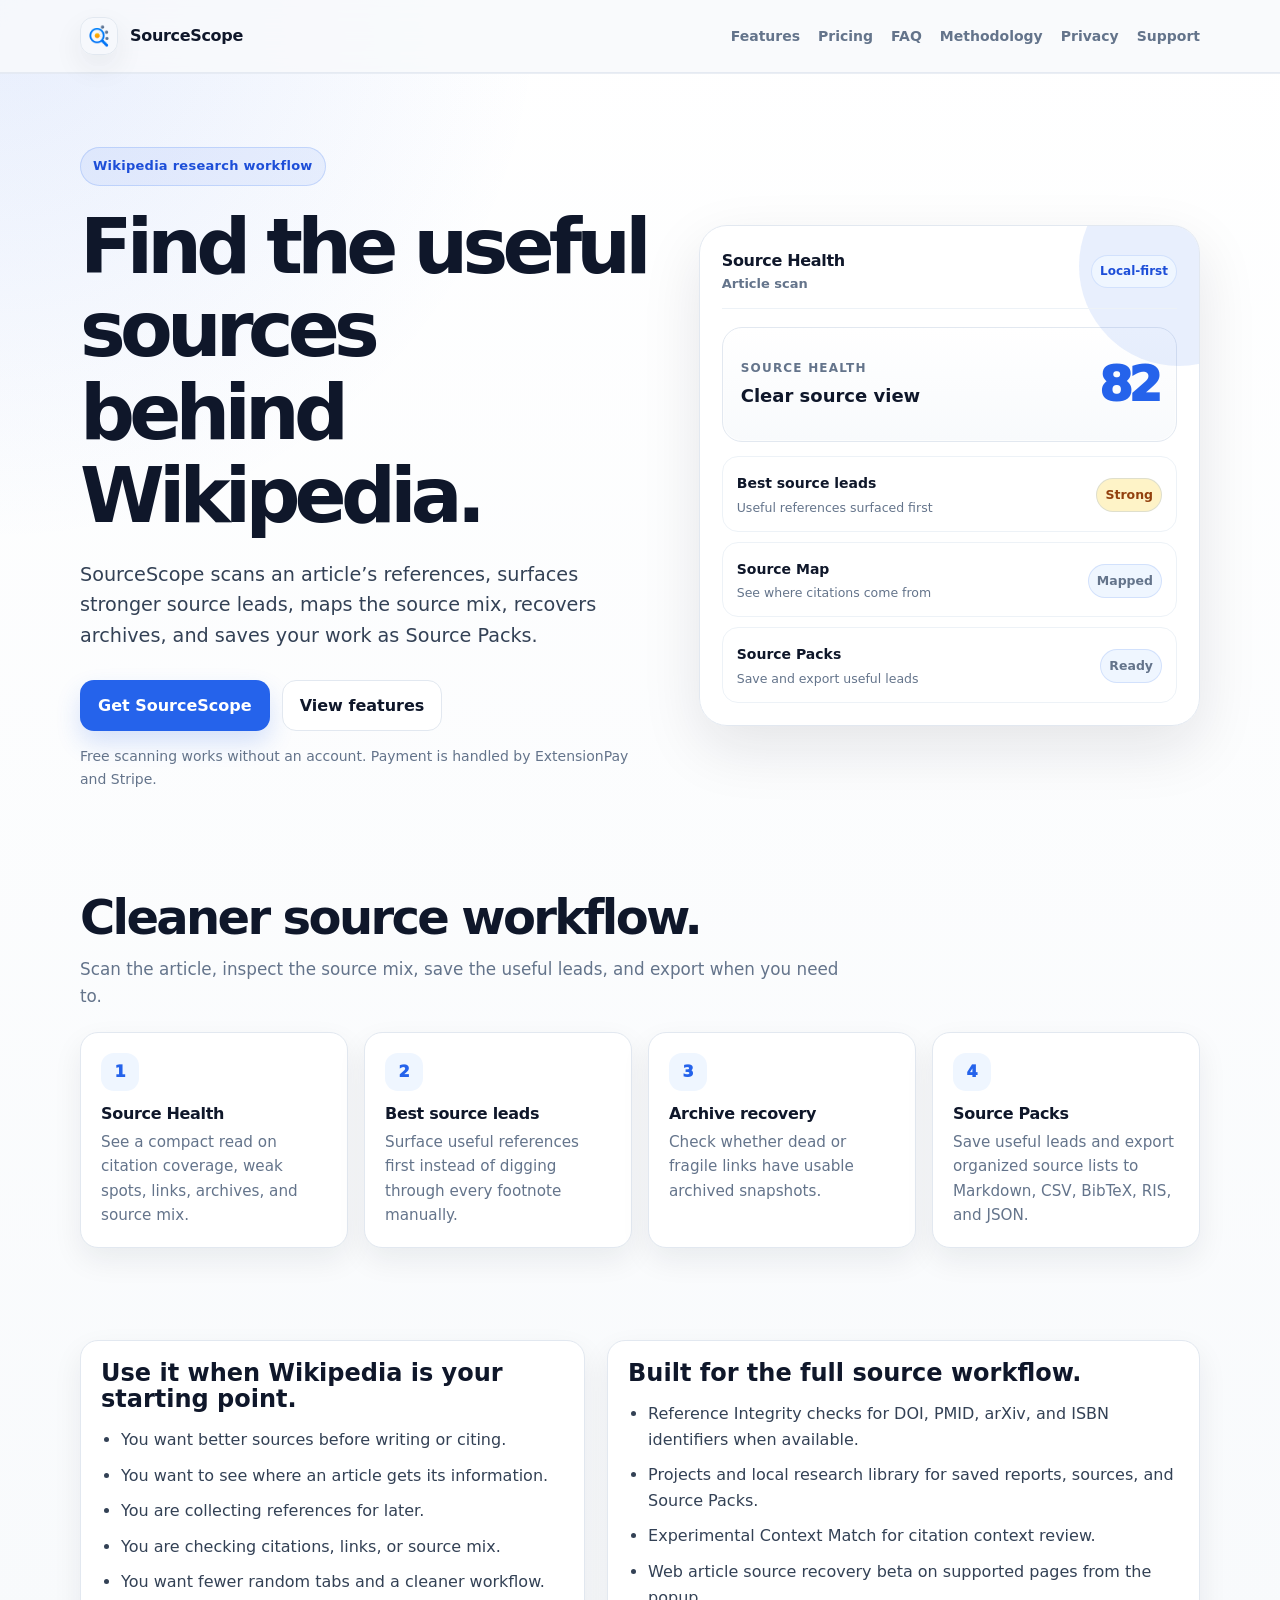
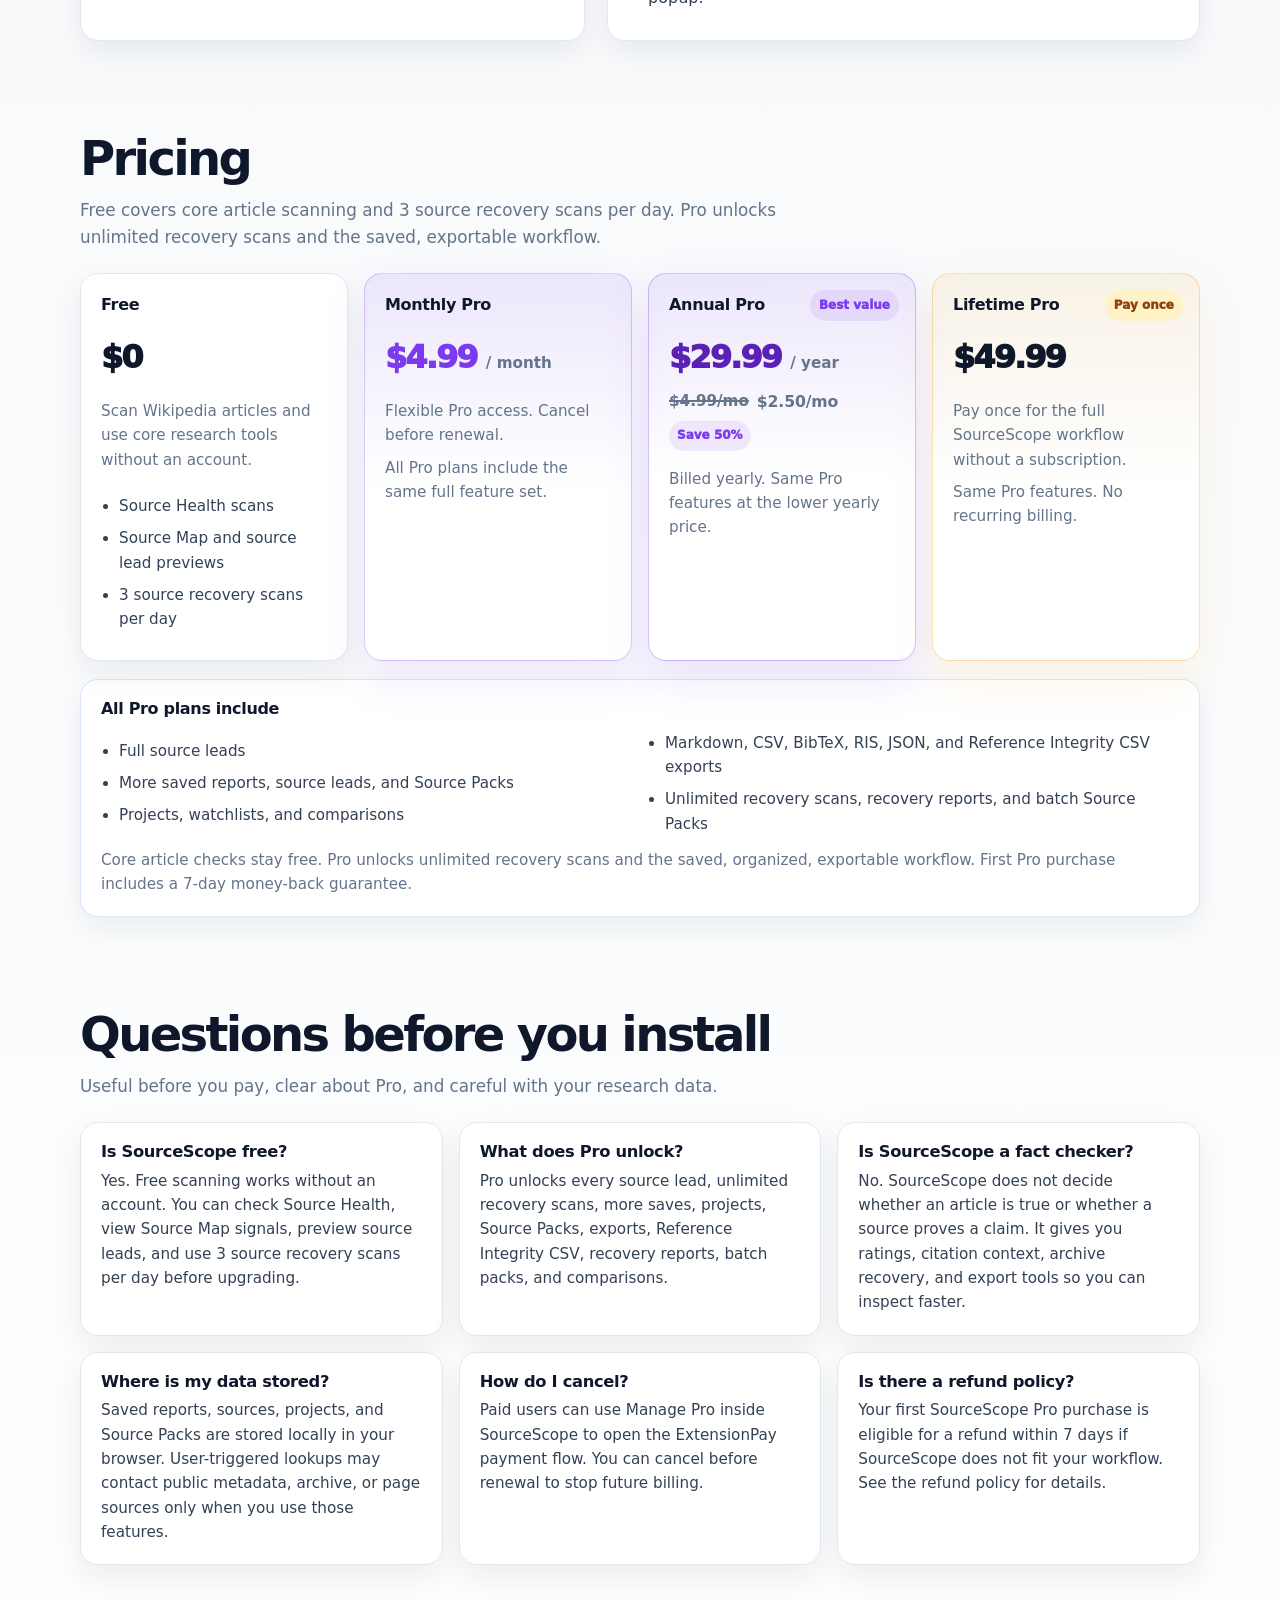
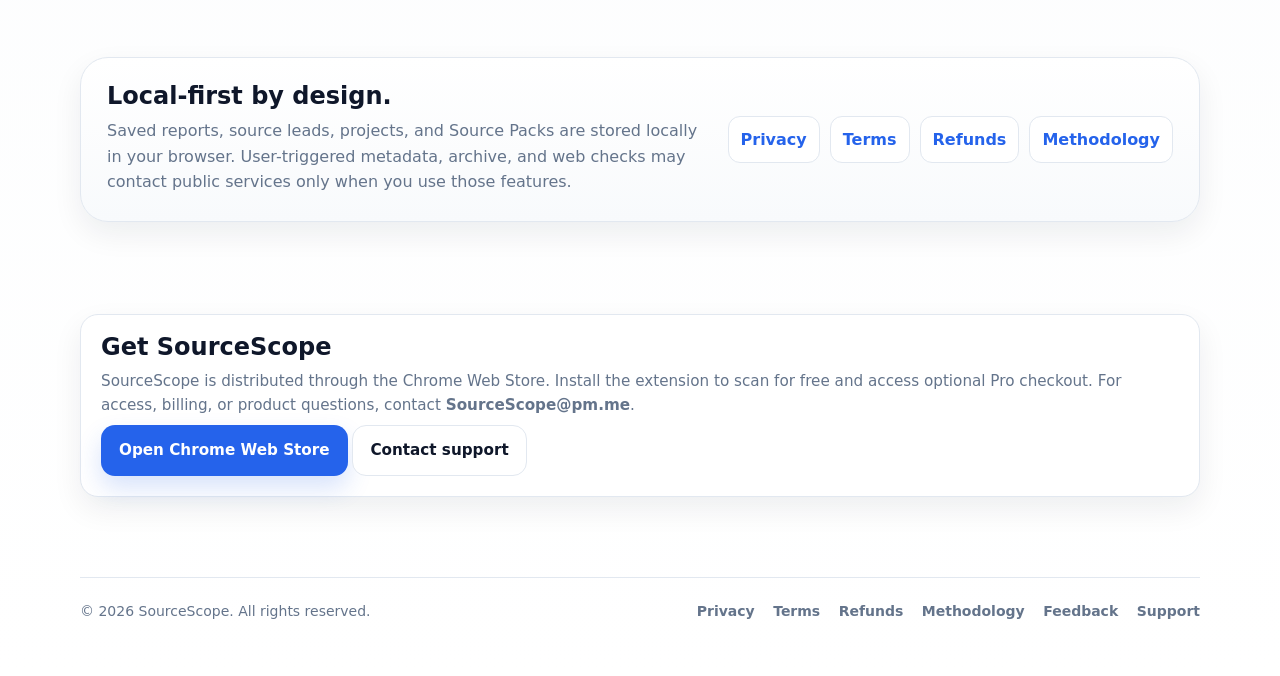
<file: index.html>
<!doctype html>
<html lang="en">
<head>
  <meta charset="utf-8">
  <meta name="viewport" content="width=device-width, initial-scale=1">
  <title>SourceScope — Find Useful Sources Behind Wikipedia</title>
  <meta name="description" content="Find useful sources behind Wikipedia. Review Source Health, Source Map, source leads, archives, and Source Packs.">

  <link rel="icon" href="favicon.ico" sizes="any">
  <link rel="icon" href="favicon.png" type="image/png">
  <link rel="apple-touch-icon" href="apple-touch-icon.png">

  <meta property="og:type" content="website">
  <meta property="og:url" content="https://sourcescopeapp.github.io/">
  <meta property="og:title" content="SourceScope — Find Useful Sources Behind Wikipedia">
  <meta property="og:description" content="Find useful sources behind Wikipedia. Review Source Health, Source Map, source leads, archives, and Source Packs.">
  <meta property="og:image" content="https://sourcescopeapp.github.io/og-image.png">
  <meta name="twitter:card" content="summary_large_image">
  <meta name="twitter:title" content="SourceScope — Find Useful Sources Behind Wikipedia">
  <meta name="twitter:description" content="Find useful sources behind Wikipedia. Review Source Health, Source Map, source leads, archives, and Source Packs.">
  <meta name="twitter:image" content="https://sourcescopeapp.github.io/og-image.png">
  <link rel="stylesheet" href="styles.css">
</head>
<body>
  <header class="nav">
    <div class="container nav-inner">
      <a class="brand" href="index.html" aria-label="SourceScope home">
        <span class="brand-mark" aria-hidden="true"></span>
        <span>SourceScope</span>
      </a>
      <nav class="nav-links" aria-label="Primary navigation">
        <a href="#features">Features</a>
        <a href="#pricing">Pricing</a>
        <a href="#faq">FAQ</a>
        <a href="methodology.html">Methodology</a>
        <a href="#privacy">Privacy</a>
        <a href="mailto:SourceScope@pm.me">Support</a>
      </nav>
    </div>
  </header>

  <main>
    <section class="hero">
      <div class="container hero-grid">
        <div>
          <div class="eyebrow">Wikipedia research workflow</div>
          <h1>Find the useful sources behind Wikipedia.</h1>
          <p class="lede">
            SourceScope scans an article’s references, surfaces stronger source leads, maps the source mix,
            recovers archives, and saves your work as Source Packs.
          </p>
          <div class="hero-actions">
            <a class="button button-primary" href="https://chromewebstore.google.com/detail/ijpdkbiajonpankadbcofhgbnjipican" target="_blank" rel="noopener noreferrer">Get SourceScope</a>
            <a class="button button-secondary" href="#features">View features</a>
          </div>
          <p class="note">Free scanning works without an account. Payment is handled by ExtensionPay and Stripe.</p>
        </div>

        <div class="product-card" aria-label="SourceScope interface preview">
          <div class="preview-toolbar">
            <div>
              <div class="preview-title">Source Health</div>
              <div class="preview-subtitle">Article scan</div>
            </div>
            <span class="badge">Local-first</span>
          </div>
          <div class="score-box">
            <div>
              <div class="score-label">Source Health</div>
              <div class="score-text">Clear source view</div>
            </div>
            <div class="score-number">82</div>
          </div>
          <div class="source-list">
            <div class="source-row">
              <div><strong>Best source leads</strong><span>Useful references surfaced first</span></div>
              <span class="badge gold">Strong</span>
            </div>
            <div class="source-row">
              <div><strong>Source Map</strong><span>See where citations come from</span></div>
              <span class="badge">Mapped</span>
            </div>
            <div class="source-row">
              <div><strong>Source Packs</strong><span>Save and export useful leads</span></div>
              <span class="badge">Ready</span>
            </div>
          </div>
        </div>
      </div>
    </section>

    <section id="features">
      <div class="container">
        <div class="section-head">
          <h2>Cleaner source workflow.</h2>
          <p>Scan the article, inspect the source mix, save the useful leads, and export when you need to.</p>
        </div>
        <div class="grid">
          <article class="card">
            <div class="card-icon">1</div>
            <h3>Source Health</h3>
            <p>See a compact read on citation coverage, weak spots, links, archives, and source mix.</p>
          </article>
          <article class="card">
            <div class="card-icon">2</div>
            <h3>Best source leads</h3>
            <p>Surface useful references first instead of digging through every footnote manually.</p>
          </article>
          <article class="card">
            <div class="card-icon">3</div>
            <h3>Archive recovery</h3>
            <p>Check whether dead or fragile links have usable archived snapshots.</p>
          </article>
          <article class="card">
            <div class="card-icon">4</div>
            <h3>Source Packs</h3>
            <p>Save useful leads and export organized source lists to Markdown, CSV, BibTeX, RIS, and JSON.</p>
          </article>
        </div>
      </div>
    </section>

    <section>
      <div class="container split">
        <article class="card bullet-card">
          <h2>Use it when Wikipedia is your starting point.</h2>
          <ul>
            <li>You want better sources before writing or citing.</li>
            <li>You want to see where an article gets its information.</li>
            <li>You are collecting references for later.</li>
            <li>You are checking citations, links, or source mix.</li>
            <li>You want fewer random tabs and a cleaner workflow.</li>
          </ul>
        </article>
        <article class="card bullet-card">
          <h2>Built for the full source workflow.</h2>
          <ul>
            <li>Reference Integrity checks for DOI, PMID, arXiv, and ISBN identifiers when available.</li>
            <li>Projects and local research library for saved reports, sources, and Source Packs.</li>
            <li>Experimental Context Match for citation context review.</li>
            <li>Web article source recovery beta on supported pages from the popup.</li>
          </ul>
        </article>
      </div>
    </section>

    <section id="pricing">
      <div class="container">
        <div class="section-head">
          <h2>Pricing</h2>
          <p>Free covers core article scanning and 3 source recovery scans per day. Pro unlocks unlimited recovery scans and the saved, exportable workflow.</p>
        </div>
        <div class="grid pricing">
          <article class="card pricing-card">
            <div class="plan-card-head">
              <h3>Free</h3>
            </div>
            <div class="price">$0</div>
            <p>Scan Wikipedia articles and use core research tools without an account.</p>
            <ul class="feature-list">
              <li>Source Health scans</li>
              <li>Source Map and source lead previews</li>
              <li>3 source recovery scans per day</li>
            </ul>
          </article>
          <article class="card pricing-card pro-card">
            <div class="plan-card-head">
              <h3>Monthly Pro</h3>
            </div>
            <div class="price">$4.99 <span>/ month</span></div>
            <p>Flexible Pro access. Cancel before renewal.</p>
            <p class="plan-note">All Pro plans include the same full feature set.</p>
          </article>
          <article class="card pricing-card featured">
            <div class="plan-card-head">
              <h3>Annual Pro</h3>
              <div class="plan-badge value">Best value</div>
            </div>
            <div class="price">$29.99 <span>/ year</span></div>
            <p class="price-savings annual-value-row"><del>$4.99/mo</del><strong>$2.50/mo</strong><b>Save 50%</b></p>
            <p>Billed yearly. Same Pro features at the lower yearly price.</p>
          </article>
          <article class="card pricing-card lifetime-card">
            <div class="plan-card-head">
              <h3>Lifetime Pro</h3>
              <div class="plan-badge subtle">Pay once</div>
            </div>
            <div class="price">$49.99</div>
            <p>Pay once for the full SourceScope workflow without a subscription.</p>
            <p class="plan-note">Same Pro features. No recurring billing.</p>
          </article>
        </div>
        <article class="card pro-includes-card">
          <h3>All Pro plans include</h3>
          <ul class="feature-list pro-includes-list">
            <li>Full source leads</li>
            <li>More saved reports, source leads, and Source Packs</li>
            <li>Projects, watchlists, and comparisons</li>
            <li>Markdown, CSV, BibTeX, RIS, JSON, and Reference Integrity CSV exports</li>
            <li>Unlimited recovery scans, recovery reports, and batch Source Packs</li>
          </ul>
          <p class="plan-note">Core article checks stay free. Pro unlocks unlimited recovery scans and the saved, organized, exportable workflow. First Pro purchase includes a 7-day money-back guarantee.</p>
        </article>
      </div>
    </section>

    <section id="faq">
      <div class="container">
        <div class="section-head">
          <h2>Questions before you install</h2>
          <p>Useful before you pay, clear about Pro, and careful with your research data.</p>
        </div>
        <div class="faq-grid">
          <article class="card faq-card">
            <h3>Is SourceScope free?</h3>
            <p>Yes. Free scanning works without an account. You can check Source Health, view Source Map signals, preview source leads, and use 3 source recovery scans per day before upgrading.</p>
          </article>
          <article class="card faq-card">
            <h3>What does Pro unlock?</h3>
            <p>Pro unlocks every source lead, unlimited recovery scans, more saves, projects, Source Packs, exports, Reference Integrity CSV, recovery reports, batch packs, and comparisons.</p>
          </article>
          <article class="card faq-card">
            <h3>Is SourceScope a fact checker?</h3>
            <p>No. SourceScope does not decide whether an article is true or whether a source proves a claim. It gives you ratings, citation context, archive recovery, and export tools so you can inspect faster.</p>
          </article>
          <article class="card faq-card">
            <h3>Where is my data stored?</h3>
            <p>Saved reports, sources, projects, and Source Packs are stored locally in your browser. User-triggered lookups may contact public metadata, archive, or page sources only when you use those features.</p>
          </article>
          <article class="card faq-card">
            <h3>How do I cancel?</h3>
            <p>Paid users can use Manage Pro inside SourceScope to open the ExtensionPay payment flow. You can cancel before renewal to stop future billing.</p>
          </article>
          <article class="card faq-card">
            <h3>Is there a refund policy?</h3>
            <p>Your first SourceScope Pro purchase is eligible for a refund within 7 days if SourceScope does not fit your workflow. See the refund policy for details.</p>
          </article>
        </div>
      </div>
    </section>

    <section id="privacy">
      <div class="container">
        <div class="policy-strip">
          <div>
            <h2>Local-first by design.</h2>
            <p>Saved reports, source leads, projects, and Source Packs are stored locally in your browser. User-triggered metadata, archive, and web checks may contact public services only when you use those features.</p>
          </div>
          <div class="policy-links">
            <a href="privacy.html">Privacy</a>
            <a href="terms.html">Terms</a>
            <a href="refund.html">Refunds</a>
            <a href="methodology.html">Methodology</a>
          </div>
        </div>
      </div>
    </section>

    <section id="install">
      <div class="container">
        <article class="card">
          <h2>Get SourceScope</h2>
          <p>SourceScope is distributed through the Chrome Web Store. Install the extension to scan for free and access optional Pro checkout. For access, billing, or product questions, contact <strong>SourceScope@pm.me</strong>.</p>
          <p class="links-inline"><a class="button button-primary" href="https://chromewebstore.google.com/detail/ijpdkbiajonpankadbcofhgbnjipican" target="_blank" rel="noopener noreferrer">Open Chrome Web Store</a> <a class="button button-secondary" href="mailto:SourceScope@pm.me">Contact support</a></p>
        </article>
      </div>
    </section>
  </main>

  <footer class="footer">
    <div class="container footer-inner">
      <span>© 2026 SourceScope. All rights reserved.</span>
      <span>
        <a href="privacy.html">Privacy</a>
        <a href="terms.html">Terms</a>
        <a href="refund.html">Refunds</a>
        <a href="methodology.html">Methodology</a>
        <a href="feedback.html?source=website&version=website">Feedback</a>
        <a href="mailto:SourceScope@pm.me">Support</a>
      </span>
    </div>
  </footer>
</body>
</html>
</file>
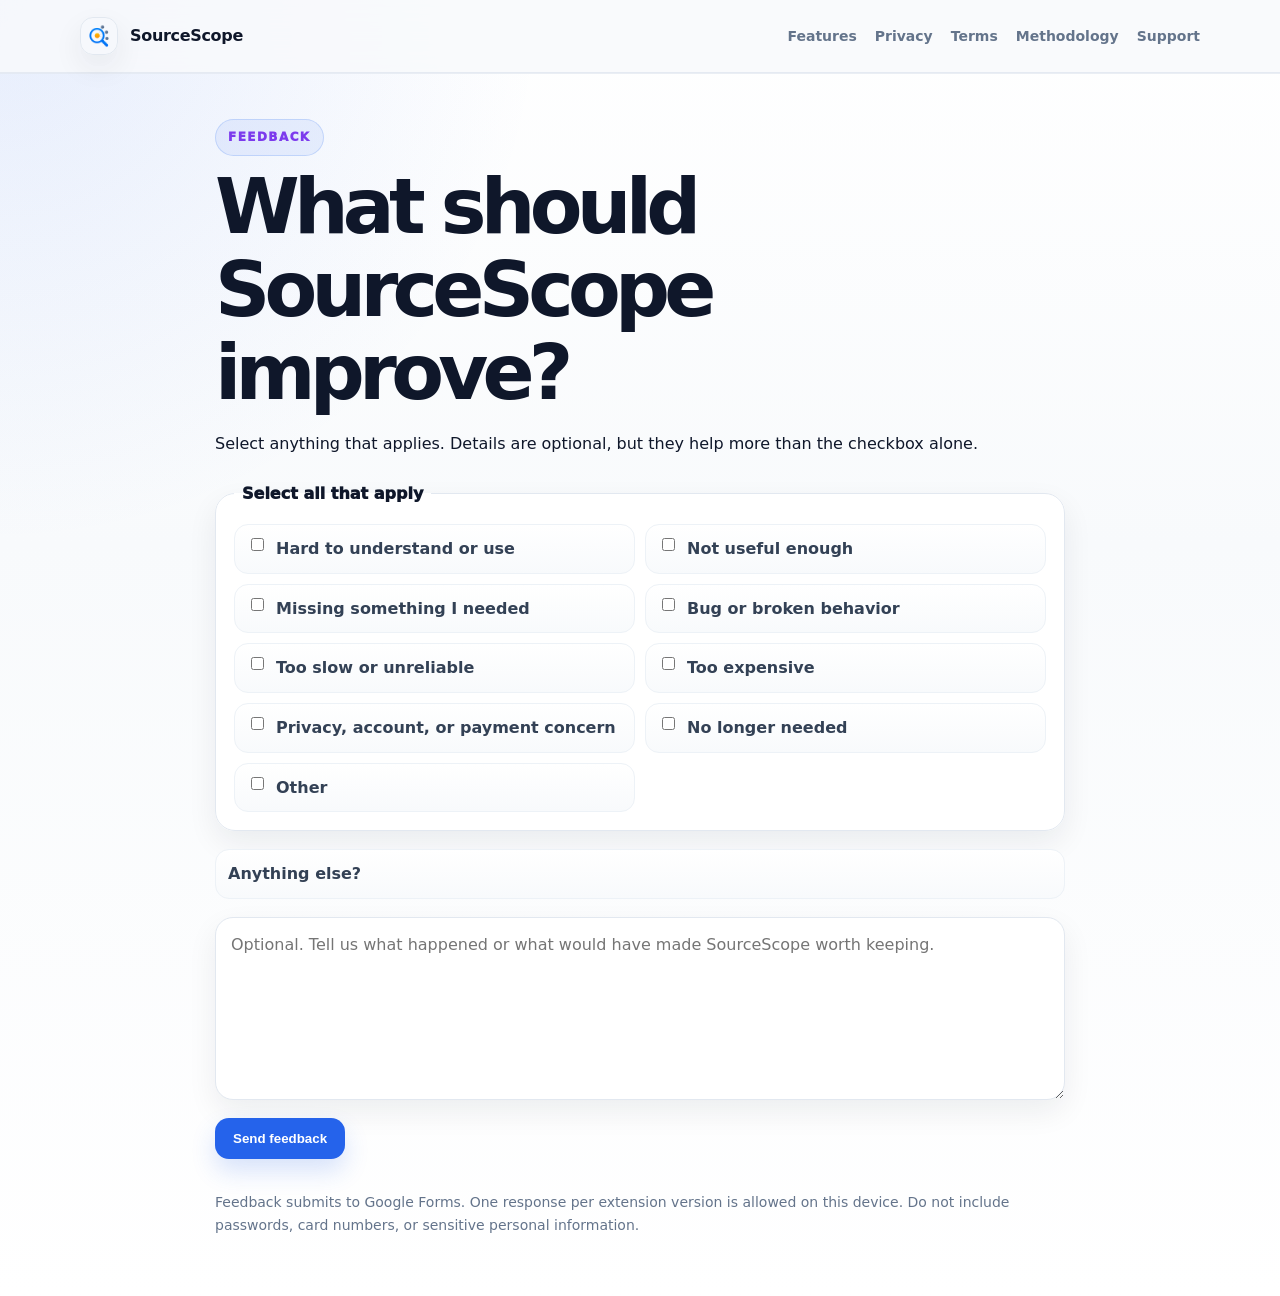
<file: feedback.html>
<!doctype html>
<html lang="en">
<head>
  <meta charset="utf-8">
  <meta name="viewport" content="width=device-width, initial-scale=1">
  <title>Feedback — SourceScope</title>
  <meta name="description" content="Send structured feedback about SourceScope, a Wikipedia research assistant Chrome extension.">

  <link rel="icon" href="favicon.ico" sizes="any">
  <link rel="icon" href="favicon.png" type="image/png">
  <link rel="apple-touch-icon" href="apple-touch-icon.png">
  <link rel="stylesheet" href="styles.css">
</head>
<body>
  <header class="nav">
    <div class="container nav-inner">
      <a class="brand" href="index.html"><span class="brand-mark" aria-hidden="true"></span><span>SourceScope</span></a>
      <nav class="nav-links"><a href="index.html#features">Features</a><a href="privacy.html">Privacy</a><a href="terms.html">Terms</a><a href="methodology.html">Methodology</a><a href="mailto:SourceScope@pm.me">Support</a></nav>
    </div>
  </header>
  <main class="policy-page">
    <section class="container feedback-shell">
      <p class="eyebrow">Feedback</p>
      <h1>What should SourceScope improve?</h1>
      <p>Select anything that applies. Details are optional, but they help more than the checkbox alone.</p>

      <form class="feedback-form" id="feedbackForm">
        <fieldset>
          <legend>Select all that apply</legend>
          <label><input type="checkbox" name="reason" value="Hard to understand or use"> Hard to understand or use</label>
          <label><input type="checkbox" name="reason" value="Not useful enough"> Not useful enough</label>
          <label><input type="checkbox" name="reason" value="Missing something I needed"> Missing something I needed</label>
          <label><input type="checkbox" name="reason" value="Bug or broken behavior"> Bug or broken behavior</label>
          <label><input type="checkbox" name="reason" value="Too slow or unreliable"> Too slow or unreliable</label>
          <label><input type="checkbox" name="reason" value="Too expensive"> Too expensive</label>
          <label><input type="checkbox" name="reason" value="Privacy, account, or payment concern"> Privacy, account, or payment concern</label>
          <label><input type="checkbox" name="reason" value="No longer needed"> No longer needed</label>
          <label><input type="checkbox" name="reason" value="Other"> Other</label>
        </fieldset>

        <label class="feedback-note-label" for="feedbackDetails">Anything else?</label>
        <textarea id="feedbackDetails" name="details" rows="6" placeholder="Optional. Tell us what happened or what would have made SourceScope worth keeping."></textarea>

        <div class="feedback-actions">
          <button class="button button-primary" type="submit" id="sendFeedback">Send feedback</button>
        </div>
        <p class="note" id="feedbackStatus" role="status" aria-live="polite">Feedback submits to Google Forms. One response per extension version is allowed on this device. Do not include passwords, card numbers, or sensitive personal information.</p>
      </form>

      <div class="feedback-success" id="feedbackSuccess" hidden role="status" aria-live="polite">
        <div class="feedback-success-icon" aria-hidden="true">✓</div>
        <h2>Thanks for the feedback.</h2>
        <p>Your response was submitted. You can close this page now.</p>
      </div>
    </section>
  </main>
  <script>
    (() => {
      const GOOGLE_FORM_ACTION = "https://docs.google.com/forms/d/e/1FAIpQLSeYtMSF3zBHbPZK_6yUDxoqyJHWS_e_1YsmQcajkIxokW8c5g/formResponse";
      const REASON_FIELD = "entry.1276645847";
      const DETAILS_FIELD = "entry.871404342";
      const HISTORY_KEY = "sourcescope_feedback_history_v1";

      const form = document.getElementById("feedbackForm");
      const sendButton = document.getElementById("sendFeedback");
      const status = document.getElementById("feedbackStatus");
      const successPanel = document.getElementById("feedbackSuccess");
      const params = new URLSearchParams(window.location.search);
      const source = params.get("source") || "feedback page";
      const version = params.get("version") || "unknown";
      const normalizedVersion = String(version || "unknown").replace(/[^a-zA-Z0-9._-]/g, "_");
      const submittedKey = `sourcescope_feedback_submitted_${normalizedVersion}`;

      function readFeedbackHistory() {
        try {
          return JSON.parse(window.localStorage.getItem(HISTORY_KEY) || "{}");
        } catch (error) {
          return {};
        }
      }

      function writeFeedbackHistory(history) {
        try {
          window.localStorage.setItem(HISTORY_KEY, JSON.stringify(history));
        } catch (error) {
        }
      }

      function markVersionSubmitted() {
        try {
          window.localStorage.setItem(submittedKey, "true");
        } catch (error) {
        }
        const history = readFeedbackHistory();
        history[normalizedVersion] = new Date().toISOString();
        writeFeedbackHistory(history);
      }

      function hasSubmittedForVersion() {
        try {
          if (window.localStorage.getItem(submittedKey) === "true") {
            return true;
          }
        } catch (error) {
        }
        const history = readFeedbackHistory();
        return Boolean(history[normalizedVersion]);
      }

      function getPayload() {
        const reasons = [...form.querySelectorAll('input[name="reason"]:checked')].map((input) => input.value);
        const details = document.getElementById("feedbackDetails").value.trim();
        const metadata = [
          "",
          "--- SourceScope metadata ---",
          `Source: ${source}`,
          `Extension version: ${version}`,
          `Page: ${window.location.href}`,
          `Browser: ${navigator.userAgent}`,
          `Submitted at: ${new Date().toISOString()}`
        ].join("\n");
        return { reasons, details, formDetails: `${details || "No extra details."}${metadata}` };
      }

      function submitToGoogleForm(payload) {
        const data = new URLSearchParams();
        payload.reasons.forEach((reason) => data.append(REASON_FIELD, reason));
        data.append(DETAILS_FIELD, payload.formDetails);

        window.fetch(GOOGLE_FORM_ACTION, {
          method: "POST",
          mode: "no-cors",
          headers: { "Content-Type": "application/x-www-form-urlencoded;charset=UTF-8" },
          body: data.toString(),
          keepalive: true
        }).catch(() => {});
      }

      function setFormDisabled(disabled) {
        [...form.elements].forEach((element) => {
          element.disabled = disabled;
        });
      }

      function showSubmittedState(alreadySubmitted = false) {
        form.hidden = true;
        form.classList.add("is-hidden");
        form.setAttribute("aria-hidden", "true");
        form.style.display = "none";
        successPanel.hidden = false;
        successPanel.style.display = "block";
        if (alreadySubmitted) {
          successPanel.querySelector("h2").textContent = "Feedback already submitted.";
          successPanel.querySelector("p").textContent = `Thanks — this device already submitted feedback for version ${version}.`;
        } else {
          successPanel.querySelector("h2").textContent = "Thanks for the feedback.";
          successPanel.querySelector("p").textContent = "Your response was submitted. You can close this page now.";
        }
        successPanel.scrollIntoView({ behavior: "smooth", block: "start" });
      }

      if (hasSubmittedForVersion()) {
        showSubmittedState(true);
        return;
      }

      let hasSubmitted = false;

      form.addEventListener("submit", (event) => {
        event.preventDefault();
        if (hasSubmitted) {
          return;
        }

        const payload = getPayload();
        if (!payload.reasons.length && !payload.details) {
          status.textContent = "Select at least one option or add a short note.";
          return;
        }

        hasSubmitted = true;
        setFormDisabled(true);
        sendButton.textContent = "Submitted";
        status.textContent = "Feedback submitted.";

        markVersionSubmitted();

        showSubmittedState(false);

        submitToGoogleForm(payload);
      });
    })();
  </script>
</body>
</html>
</file>
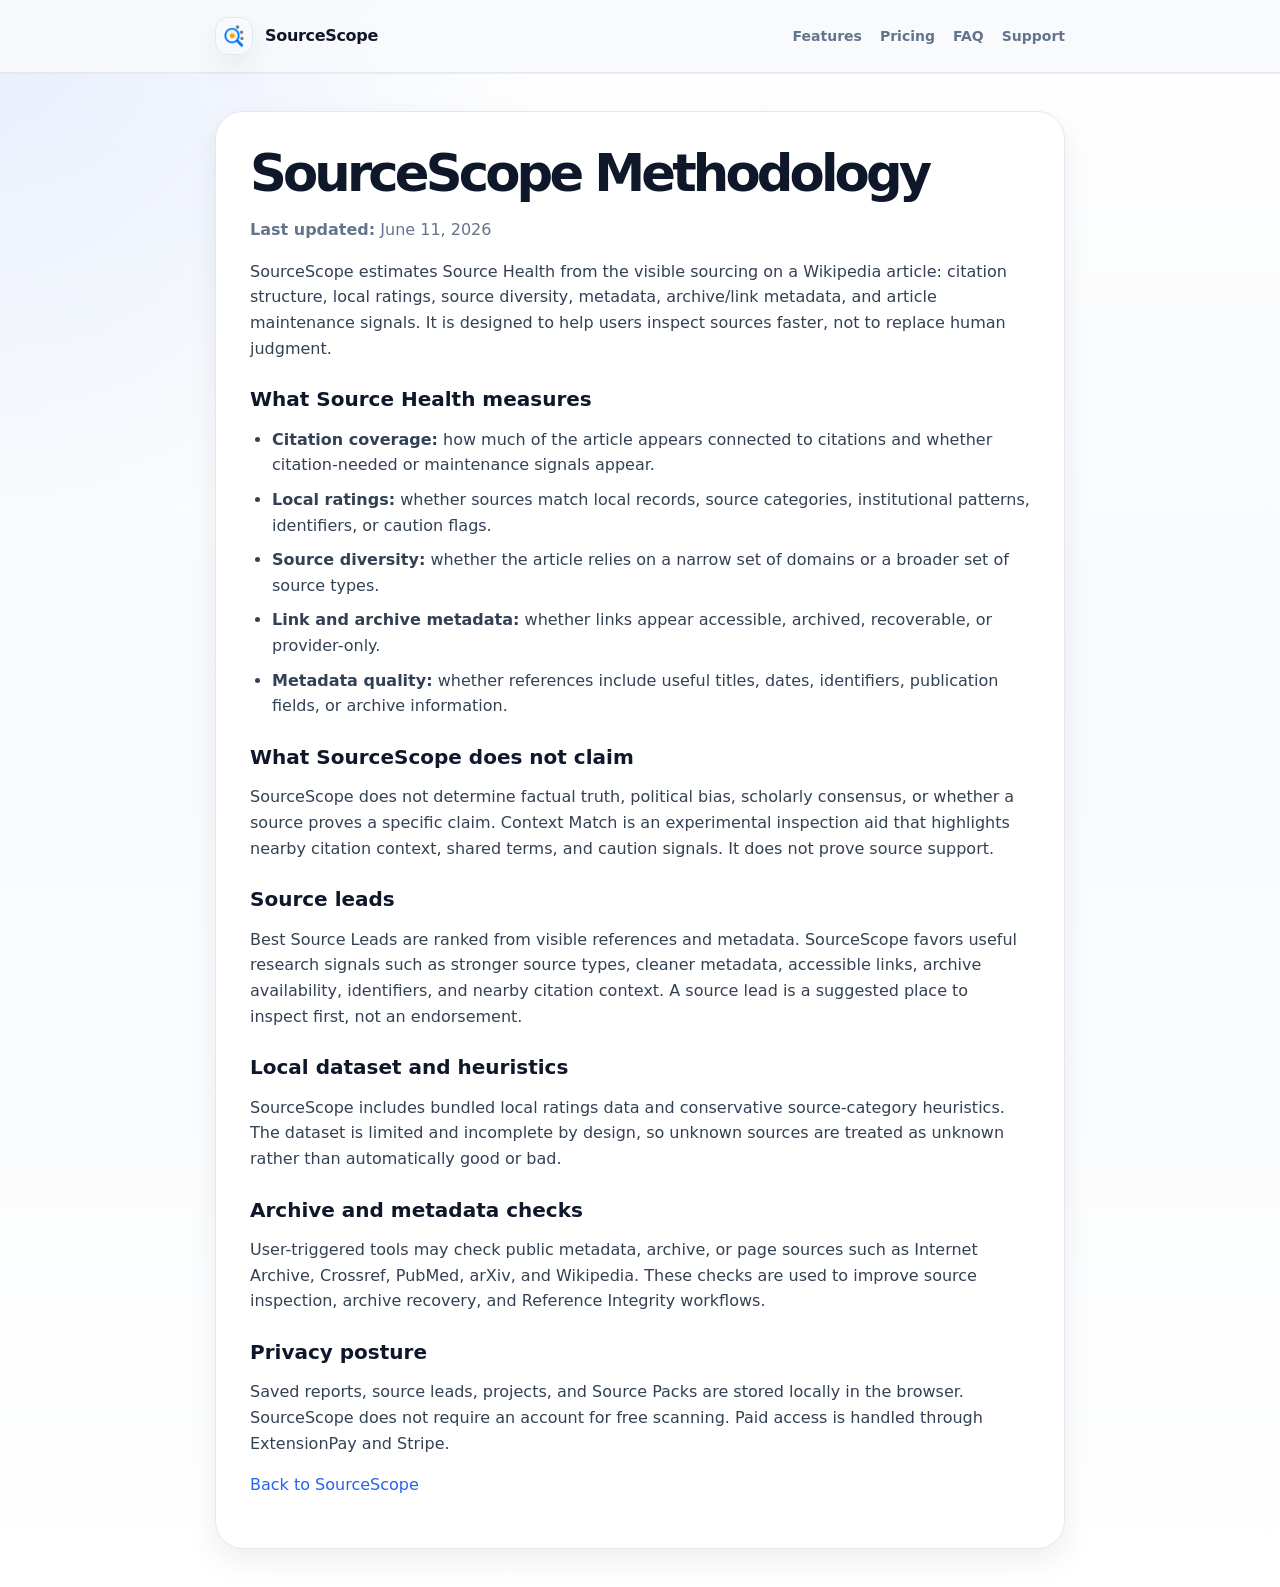
<file: methodology.html>
<!doctype html>
<html lang="en">
<head>
  <meta charset="utf-8">
  <meta name="viewport" content="width=device-width, initial-scale=1">
  <title>Methodology — SourceScope</title>
  <meta name="description" content="How SourceScope estimates Source Health, source leads, citation coverage, and context signals for Wikipedia research workflows.">
  <link rel="icon" href="favicon.ico" sizes="any">
  <link rel="icon" href="favicon.png" type="image/png">
  <link rel="apple-touch-icon" href="apple-touch-icon.png">
  <link rel="stylesheet" href="styles.css">
</head>
<body class="policy-page">
  <header class="nav">
    <div class="container nav-inner">
      <a class="brand" href="index.html"><span class="brand-mark" aria-hidden="true"></span><span>SourceScope</span></a>
      <nav class="nav-links"><a href="index.html#features">Features</a><a href="index.html#pricing">Pricing</a><a href="index.html#faq">FAQ</a><a href="mailto:SourceScope@pm.me">Support</a></nav>
    </div>
  </header>
  <main class="container">
    <article class="policy-article">
      <h1>SourceScope Methodology</h1>
      <p class="muted"><strong>Last updated:</strong> June 11, 2026</p>

      <p>SourceScope estimates Source Health from the visible sourcing on a Wikipedia article: citation structure, local ratings, source diversity, metadata, archive/link metadata, and article maintenance signals. It is designed to help users inspect sources faster, not to replace human judgment.</p>

      <h2>What Source Health measures</h2>
      <ul>
        <li><strong>Citation coverage:</strong> how much of the article appears connected to citations and whether citation-needed or maintenance signals appear.</li>
        <li><strong>Local ratings:</strong> whether sources match local records, source categories, institutional patterns, identifiers, or caution flags.</li>
        <li><strong>Source diversity:</strong> whether the article relies on a narrow set of domains or a broader set of source types.</li>
        <li><strong>Link and archive metadata:</strong> whether links appear accessible, archived, recoverable, or provider-only.</li>
        <li><strong>Metadata quality:</strong> whether references include useful titles, dates, identifiers, publication fields, or archive information.</li>
      </ul>

      <h2>What SourceScope does not claim</h2>
      <p>SourceScope does not determine factual truth, political bias, scholarly consensus, or whether a source proves a specific claim. Context Match is an experimental inspection aid that highlights nearby citation context, shared terms, and caution signals. It does not prove source support.</p>

      <h2>Source leads</h2>
      <p>Best Source Leads are ranked from visible references and metadata. SourceScope favors useful research signals such as stronger source types, cleaner metadata, accessible links, archive availability, identifiers, and nearby citation context. A source lead is a suggested place to inspect first, not an endorsement.</p>

      <h2>Local dataset and heuristics</h2>
      <p>SourceScope includes bundled local ratings data and conservative source-category heuristics. The dataset is limited and incomplete by design, so unknown sources are treated as unknown rather than automatically good or bad.</p>

      <h2>Archive and metadata checks</h2>
      <p>User-triggered tools may check public metadata, archive, or page sources such as Internet Archive, Crossref, PubMed, arXiv, and Wikipedia. These checks are used to improve source inspection, archive recovery, and Reference Integrity workflows.</p>

      <h2>Privacy posture</h2>
      <p>Saved reports, source leads, projects, and Source Packs are stored locally in the browser. SourceScope does not require an account for free scanning. Paid access is handled through ExtensionPay and Stripe.</p>

      <p><a href="index.html">Back to SourceScope</a></p>
    </article>
  </main>
</body>
</html>
</file>
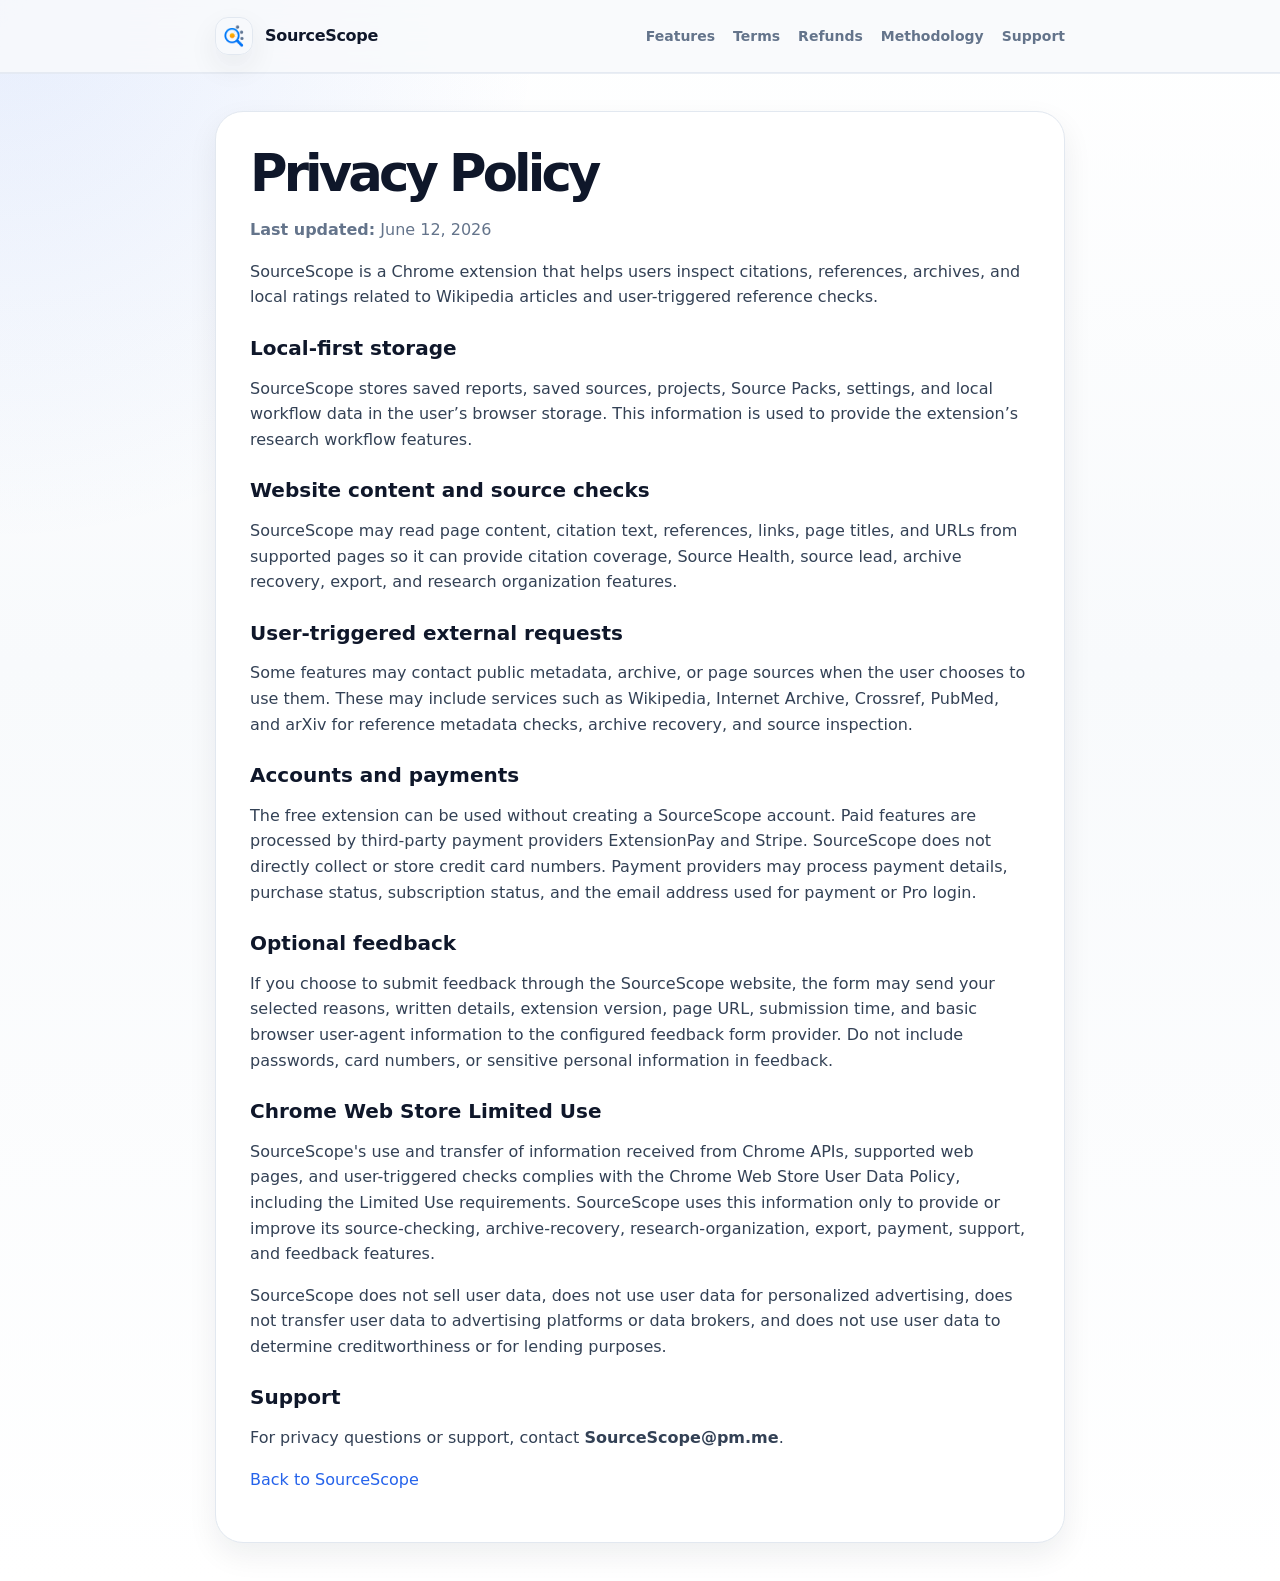
<file: privacy.html>
<!doctype html>
<html lang="en">
<head>
  <meta charset="utf-8">
  <meta name="viewport" content="width=device-width, initial-scale=1">
  <title>Privacy Policy — SourceScope</title>
  <meta name="description" content="Privacy policy for SourceScope, a local-first Wikipedia research assistant Chrome extension.">

  <link rel="icon" href="favicon.ico" sizes="any">
  <link rel="icon" href="favicon.png" type="image/png">
  <link rel="apple-touch-icon" href="apple-touch-icon.png">
  <link rel="stylesheet" href="styles.css">
</head>
<body class="policy-page">
  <header class="nav">
    <div class="container nav-inner">
      <a class="brand" href="index.html"><span class="brand-mark" aria-hidden="true"></span><span>SourceScope</span></a>
      <nav class="nav-links"><a href="index.html#features">Features</a><a href="terms.html">Terms</a><a href="refund.html">Refunds</a><a href="methodology.html">Methodology</a><a href="mailto:SourceScope@pm.me">Support</a></nav>
    </div>
  </header>
  <main class="container">
    <article class="policy-article">
      <h1>Privacy Policy</h1>
      <p class="muted"><strong>Last updated:</strong> June 12, 2026</p>
      <p>SourceScope is a Chrome extension that helps users inspect citations, references, archives, and local ratings related to Wikipedia articles and user-triggered reference checks.</p>
      <h2>Local-first storage</h2>
      <p>SourceScope stores saved reports, saved sources, projects, Source Packs, settings, and local workflow data in the user’s browser storage. This information is used to provide the extension’s research workflow features.</p>
      <h2>Website content and source checks</h2>
      <p>SourceScope may read page content, citation text, references, links, page titles, and URLs from supported pages so it can provide citation coverage, Source Health, source lead, archive recovery, export, and research organization features.</p>
      <h2>User-triggered external requests</h2>
      <p>Some features may contact public metadata, archive, or page sources when the user chooses to use them. These may include services such as Wikipedia, Internet Archive, Crossref, PubMed, and arXiv for reference metadata checks, archive recovery, and source inspection.</p>
      <h2>Accounts and payments</h2>
      <p>The free extension can be used without creating a SourceScope account. Paid features are processed by third-party payment providers ExtensionPay and Stripe. SourceScope does not directly collect or store credit card numbers. Payment providers may process payment details, purchase status, subscription status, and the email address used for payment or Pro login.</p>
      <h2>Optional feedback</h2>
      <p>If you choose to submit feedback through the SourceScope website, the form may send your selected reasons, written details, extension version, page URL, submission time, and basic browser user-agent information to the configured feedback form provider. Do not include passwords, card numbers, or sensitive personal information in feedback.</p>
      <h2>Chrome Web Store Limited Use</h2>
      <p>SourceScope's use and transfer of information received from Chrome APIs, supported web pages, and user-triggered checks complies with the Chrome Web Store User Data Policy, including the Limited Use requirements. SourceScope uses this information only to provide or improve its source-checking, archive-recovery, research-organization, export, payment, support, and feedback features.</p>
      <p>SourceScope does not sell user data, does not use user data for personalized advertising, does not transfer user data to advertising platforms or data brokers, and does not use user data to determine creditworthiness or for lending purposes.</p>
      <h2>Support</h2>
      <p>For privacy questions or support, contact <strong>SourceScope@pm.me</strong>.</p>
      <p><a href="index.html">Back to SourceScope</a></p>
    </article>
  </main>
</body>
</html>
</file>
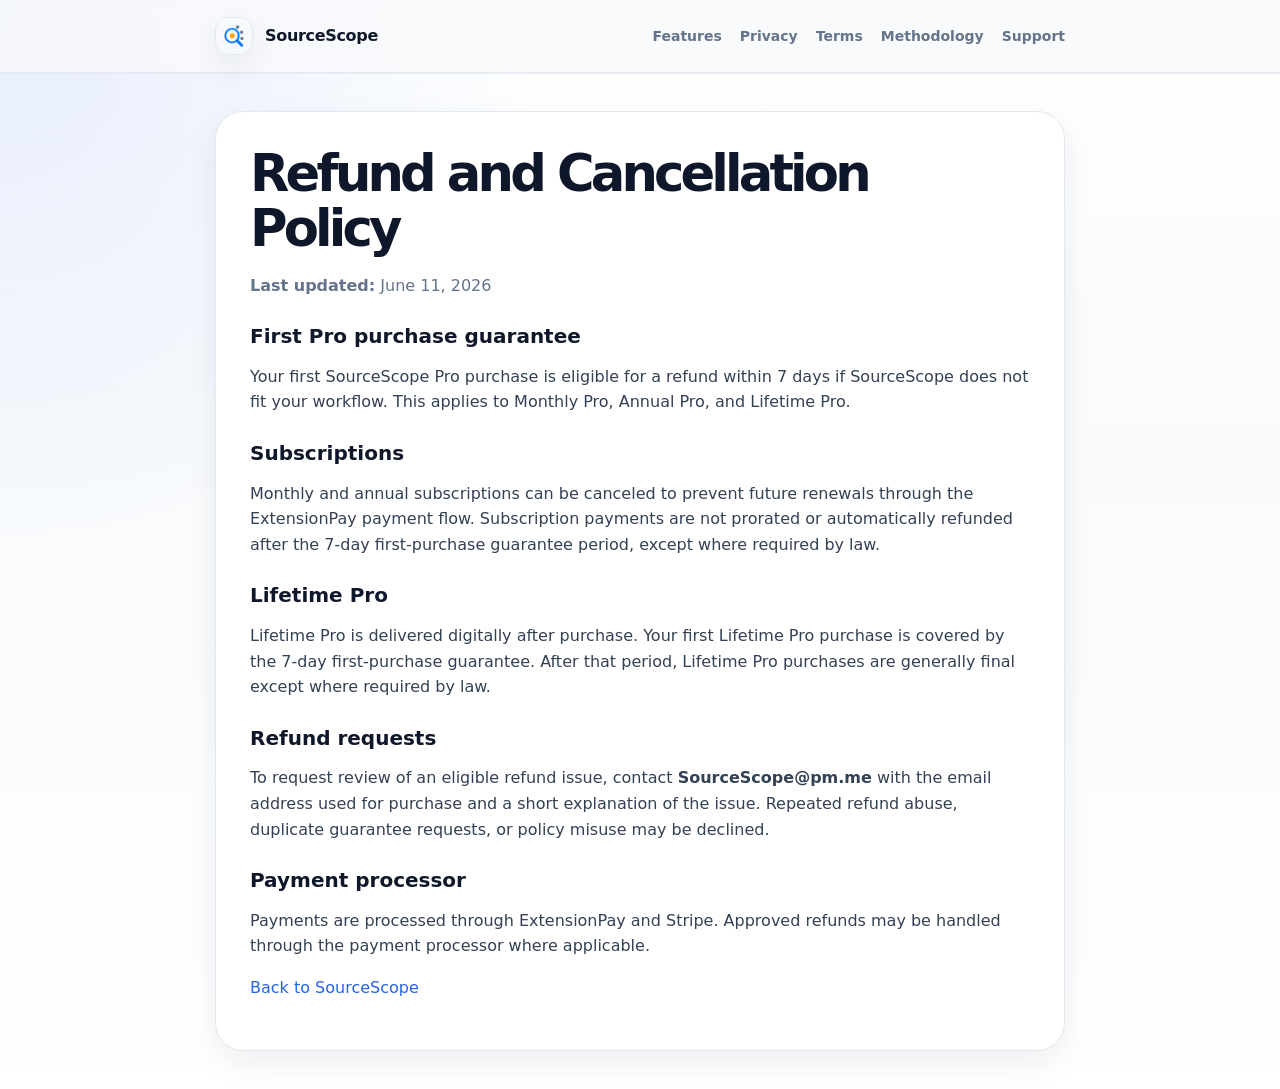
<file: refund.html>
<!doctype html>
<html lang="en">
<head>
  <meta charset="utf-8">
  <meta name="viewport" content="width=device-width, initial-scale=1">
  <title>Refund Policy — SourceScope</title>
  <meta name="description" content="Refund and cancellation policy for SourceScope.">

  <link rel="icon" href="favicon.ico" sizes="any">
  <link rel="icon" href="favicon.png" type="image/png">
  <link rel="apple-touch-icon" href="apple-touch-icon.png">
  <link rel="stylesheet" href="styles.css">
</head>
<body class="policy-page">
  <header class="nav">
    <div class="container nav-inner">
      <a class="brand" href="index.html"><span class="brand-mark" aria-hidden="true"></span><span>SourceScope</span></a>
      <nav class="nav-links"><a href="index.html#features">Features</a><a href="privacy.html">Privacy</a><a href="terms.html">Terms</a><a href="methodology.html">Methodology</a><a href="mailto:SourceScope@pm.me">Support</a></nav>
    </div>
  </header>
  <main class="container">
    <article class="policy-article">
      <h1>Refund and Cancellation Policy</h1>
      <p class="muted"><strong>Last updated:</strong> June 11, 2026</p>
      <h2>First Pro purchase guarantee</h2>
      <p>Your first SourceScope Pro purchase is eligible for a refund within 7 days if SourceScope does not fit your workflow. This applies to Monthly Pro, Annual Pro, and Lifetime Pro.</p>
      <h2>Subscriptions</h2>
      <p>Monthly and annual subscriptions can be canceled to prevent future renewals through the ExtensionPay payment flow. Subscription payments are not prorated or automatically refunded after the 7-day first-purchase guarantee period, except where required by law.</p>
      <h2>Lifetime Pro</h2>
      <p>Lifetime Pro is delivered digitally after purchase. Your first Lifetime Pro purchase is covered by the 7-day first-purchase guarantee. After that period, Lifetime Pro purchases are generally final except where required by law.</p>
      <h2>Refund requests</h2>
      <p>To request review of an eligible refund issue, contact <strong>SourceScope@pm.me</strong> with the email address used for purchase and a short explanation of the issue. Repeated refund abuse, duplicate guarantee requests, or policy misuse may be declined.</p>
      <h2>Payment processor</h2>
      <p>Payments are processed through ExtensionPay and Stripe. Approved refunds may be handled through the payment processor where applicable.</p>
      <p><a href="index.html">Back to SourceScope</a></p>
    </article>
  </main>
</body>
</html>
</file>
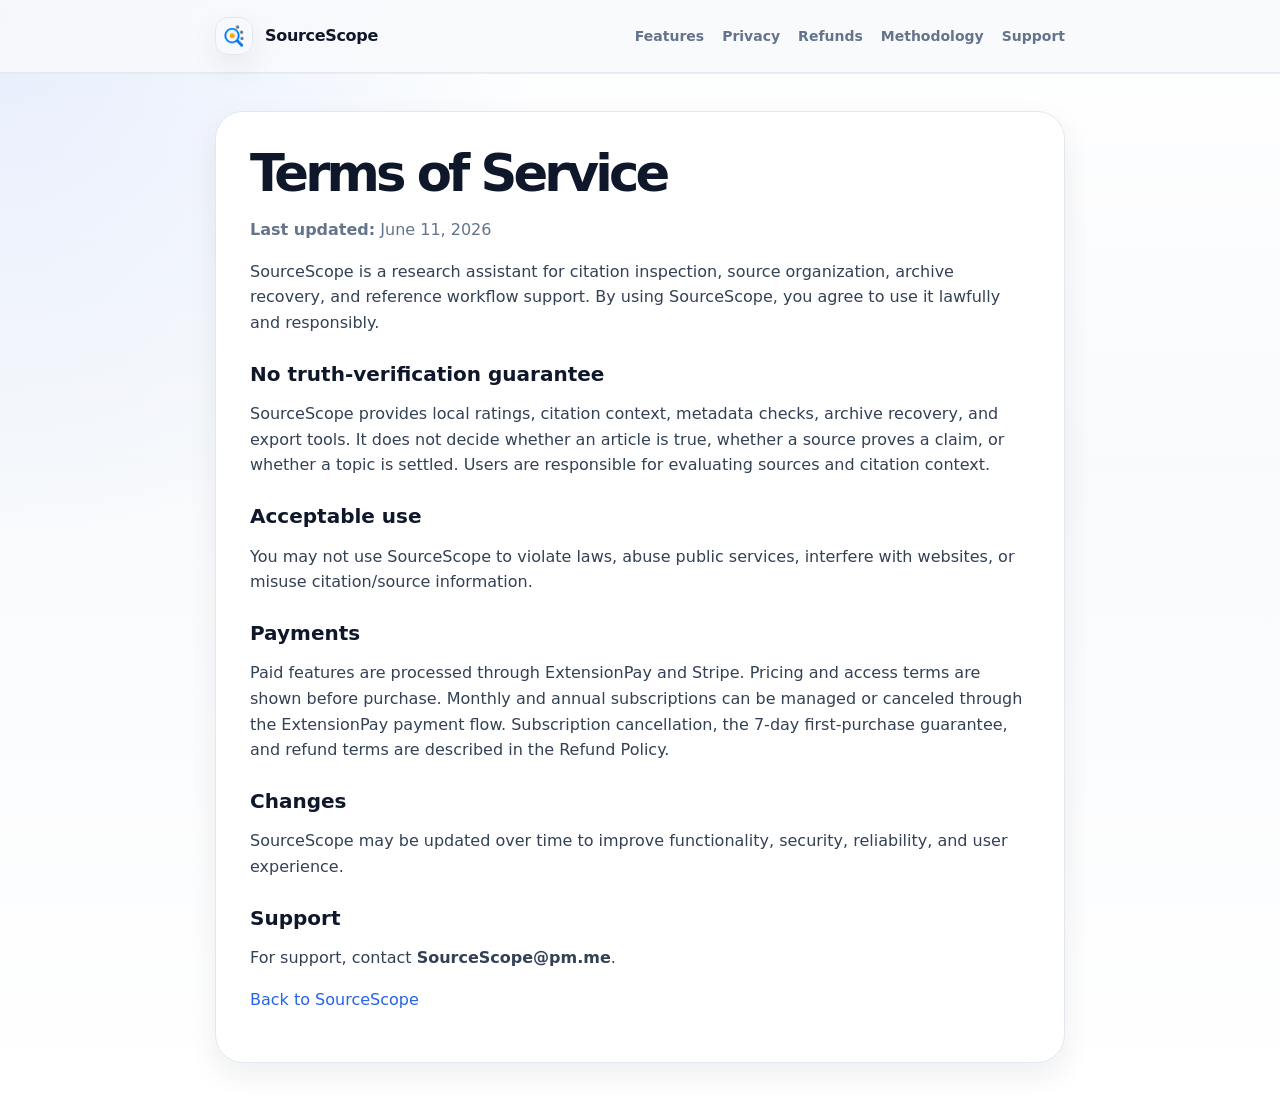
<file: terms.html>
<!doctype html>
<html lang="en">
<head>
  <meta charset="utf-8">
  <meta name="viewport" content="width=device-width, initial-scale=1">
  <title>Terms of Service — SourceScope</title>
  <meta name="description" content="Terms of Service for SourceScope.">

  <link rel="icon" href="favicon.ico" sizes="any">
  <link rel="icon" href="favicon.png" type="image/png">
  <link rel="apple-touch-icon" href="apple-touch-icon.png">
  <link rel="stylesheet" href="styles.css">
</head>
<body class="policy-page">
  <header class="nav">
    <div class="container nav-inner">
      <a class="brand" href="index.html"><span class="brand-mark" aria-hidden="true"></span><span>SourceScope</span></a>
      <nav class="nav-links"><a href="index.html#features">Features</a><a href="privacy.html">Privacy</a><a href="refund.html">Refunds</a><a href="methodology.html">Methodology</a><a href="mailto:SourceScope@pm.me">Support</a></nav>
    </div>
  </header>
  <main class="container">
    <article class="policy-article">
      <h1>Terms of Service</h1>
      <p class="muted"><strong>Last updated:</strong> June 11, 2026</p>
      <p>SourceScope is a research assistant for citation inspection, source organization, archive recovery, and reference workflow support. By using SourceScope, you agree to use it lawfully and responsibly.</p>
      <h2>No truth-verification guarantee</h2>
      <p>SourceScope provides local ratings, citation context, metadata checks, archive recovery, and export tools. It does not decide whether an article is true, whether a source proves a claim, or whether a topic is settled. Users are responsible for evaluating sources and citation context.</p>
      <h2>Acceptable use</h2>
      <p>You may not use SourceScope to violate laws, abuse public services, interfere with websites, or misuse citation/source information.</p>
      <h2>Payments</h2>
      <p>Paid features are processed through ExtensionPay and Stripe. Pricing and access terms are shown before purchase. Monthly and annual subscriptions can be managed or canceled through the ExtensionPay payment flow. Subscription cancellation, the 7-day first-purchase guarantee, and refund terms are described in the Refund Policy.</p>
      <h2>Changes</h2>
      <p>SourceScope may be updated over time to improve functionality, security, reliability, and user experience.</p>
      <h2>Support</h2>
      <p>For support, contact <strong>SourceScope@pm.me</strong>.</p>
      <p><a href="index.html">Back to SourceScope</a></p>
    </article>
  </main>
</body>
</html>
</file>
<file: styles.css>
:root {
  color-scheme: light;
  --bg: #f8fafc;
  --surface: #ffffff;
  --surface-soft: #f1f5f9;
  --surface-blue: #eff6ff;
  --text: #0f172a;
  --body: #334155;
  --muted: #64748b;
  --border: #e2e8f0;
  --border-soft: #edf2f7;
  --blue: #2563eb;
  --blue-dark: #1d4ed8;
  --blue-soft: rgba(37, 99, 235, 0.10);
  --amber: #f59e0b;
  --amber-soft: #fef3c7;
  --violet: #7c3aed;
  --green: #15803d;
  --shadow: 0 22px 60px rgba(15, 23, 42, 0.10);
  --shadow-soft: 0 12px 30px rgba(15, 23, 42, 0.07);
  --radius-lg: 28px;
  --radius-md: 18px;
  --radius-sm: 12px;
}

* { box-sizing: border-box; }

html { scroll-behavior: smooth; }

body {
  margin: 0;
  font-family: Inter, ui-sans-serif, system-ui, -apple-system, BlinkMacSystemFont, "Segoe UI", sans-serif;
  background:
    radial-gradient(circle at top left, rgba(37, 99, 235, 0.11), transparent 34rem),
    linear-gradient(180deg, #ffffff 0%, var(--bg) 42%, #ffffff 100%);
  color: var(--text);
  line-height: 1.6;
}

a { color: var(--blue); text-decoration: none; }
a:hover { text-decoration: underline; }

.container {
  width: min(1120px, calc(100% - 40px));
  margin: 0 auto;
}

.nav {
  position: sticky;
  top: 0;
  z-index: 10;
  background: rgba(248, 250, 252, 0.84);
  backdrop-filter: blur(16px);
  border-bottom: 1px solid rgba(226, 232, 240, 0.86);
}

.nav-inner {
  display: flex;
  align-items: center;
  justify-content: space-between;
  min-height: 72px;
  gap: 20px;
}

.brand {
  display: inline-flex;
  align-items: center;
  gap: 12px;
  color: var(--text);
  font-weight: 900;
  letter-spacing: -0.02em;
}

.brand-mark {
  position: relative;
  width: 38px;
  height: 38px;
  border-radius: 13px;
  background: linear-gradient(180deg, #ffffff, #f1f5f9);
  border: 1px solid var(--border);
  box-shadow: var(--shadow-soft);
  display: grid;
  place-items: center;
}

.brand-mark::before {
  content: "";
  width: 20px;
  height: 20px;
  border: 4px solid var(--blue);
  border-radius: 999px;
  transform: rotate(-18deg);
}

.brand-mark::after {
  content: "";
  position: absolute;
  width: 13px;
  height: 4px;
  border-radius: 999px;
  background: var(--amber);
  transform: translate(6px, 8px) rotate(42deg);
}

.nav-links {
  display: flex;
  align-items: center;
  gap: 18px;
  color: var(--muted);
  font-size: 14px;
  font-weight: 750;
}

.nav-links a { color: var(--muted); }

.hero {
  padding: 74px 0 42px;
}

.hero-grid {
  display: grid;
  grid-template-columns: minmax(0, 1.07fr) minmax(320px, 0.93fr);
  align-items: center;
  gap: 42px;
}

.eyebrow {
  display: inline-flex;
  align-items: center;
  gap: 8px;
  padding: 8px 12px;
  border: 1px solid rgba(37, 99, 235, 0.18);
  background: rgba(37, 99, 235, 0.08);
  color: var(--blue-dark);
  border-radius: 999px;
  font-size: 13px;
  font-weight: 900;
  letter-spacing: 0.02em;
  margin-bottom: 20px;
}

h1, h2, h3 { line-height: 1.08; margin: 0; color: var(--text); }

h1 {
  font-size: clamp(2.5rem, 6vw, 5.1rem);
  letter-spacing: -0.075em;
  max-width: 760px;
}

.lede {
  margin: 22px 0 0;
  max-width: 690px;
  color: var(--body);
  font-size: clamp(1.05rem, 1.5vw, 1.25rem);
}

.hero-actions {
  display: flex;
  flex-wrap: wrap;
  gap: 12px;
  margin-top: 28px;
}

.button {
  display: inline-flex;
  align-items: center;
  justify-content: center;
  border-radius: 14px;
  padding: 12px 17px;
  font-weight: 850;
  border: 1px solid transparent;
  text-decoration: none;
}

.button:hover { text-decoration: none; }
.button-primary { background: var(--blue); color: #ffffff; box-shadow: 0 14px 24px rgba(37, 99, 235, 0.20); }
.button-primary:hover { background: var(--blue-dark); }
.button-secondary { background: #ffffff; color: var(--text); border-color: var(--border); }

.note {
  margin-top: 14px;
  color: var(--muted);
  font-size: 14px;
}

.product-card {
  position: relative;
  background: rgba(255,255,255,0.88);
  border: 1px solid var(--border);
  border-radius: var(--radius-lg);
  padding: 22px;
  box-shadow: var(--shadow);
  overflow: hidden;
}

.product-card::before {
  content: "";
  position: absolute;
  inset: -60px -80px auto auto;
  width: 200px;
  height: 200px;
  border-radius: 999px;
  background: rgba(37, 99, 235, 0.10);
}

.preview-toolbar {
  position: relative;
  display: flex;
  align-items: center;
  justify-content: space-between;
  gap: 14px;
  padding-bottom: 14px;
  border-bottom: 1px solid var(--border-soft);
}

.preview-title { font-weight: 900; letter-spacing: -0.02em; }
.preview-subtitle { color: var(--muted); font-size: 13px; font-weight: 700; }

.score-box {
  display: grid;
  grid-template-columns: 1fr auto;
  gap: 18px;
  align-items: center;
  margin-top: 18px;
  padding: 18px;
  background: linear-gradient(180deg, #ffffff, #f8fafc);
  border: 1px solid var(--border);
  border-radius: 20px;
}

.score-label { color: var(--muted); font-size: 12px; font-weight: 900; text-transform: uppercase; letter-spacing: 0.1em; }
.score-text { margin-top: 4px; font-weight: 900; font-size: 18px; }
.score-number { font-size: 48px; font-weight: 950; letter-spacing: -0.08em; color: var(--blue); }

.source-list { display: grid; gap: 10px; margin-top: 14px; }
.source-row {
  display: grid;
  grid-template-columns: 1fr auto;
  gap: 14px;
  align-items: center;
  padding: 13px 14px;
  border-radius: 16px;
  border: 1px solid var(--border-soft);
  background: #ffffff;
}
.source-row strong { font-size: 14px; }
.source-row span { display: block; color: var(--muted); font-size: 12.5px; margin-top: 2px; }
.badge { font-size: 12px; font-weight: 900; border-radius: 999px; padding: 6px 8px; background: var(--surface-blue); color: var(--blue-dark); }
.badge.gold { background: var(--amber-soft); color: #92400e; }

section { padding: 46px 0; }
.section-head { max-width: 760px; margin-bottom: 22px; }
.section-head h2 { font-size: clamp(1.9rem, 4vw, 3rem); letter-spacing: -0.055em; }
.section-head p { color: var(--muted); font-size: 1.05rem; margin: 12px 0 0; }

.grid { display: grid; grid-template-columns: repeat(4, 1fr); gap: 16px; }
.card {
  background: #ffffff;
  border: 1px solid var(--border);
  border-radius: var(--radius-md);
  padding: 20px;
  box-shadow: var(--shadow-soft);
}
.card-icon {
  width: 38px;
  height: 38px;
  display: grid;
  place-items: center;
  border-radius: 13px;
  background: var(--surface-blue);
  color: var(--blue);
  font-weight: 950;
  margin-bottom: 14px;
}
.card h3 { font-size: 1rem; letter-spacing: -0.02em; }
.card p { margin: 8px 0 0; color: var(--muted); font-size: 0.95rem; }

.split {
  display: grid;
  grid-template-columns: 0.92fr 1.08fr;
  gap: 22px;
  align-items: stretch;
}

.bullet-card ul { margin: 14px 0 0; padding-left: 20px; color: var(--body); }
.bullet-card li { margin: 10px 0; }

.pricing { grid-template-columns: repeat(4, 1fr); align-items: stretch; }
.pricing-card { display: flex; flex-direction: column; }
.plan-card-head {
  min-height: 34px;
  display: flex;
  align-items: flex-start;
  justify-content: space-between;
  gap: 10px;
}
.plan-card-head h3 { padding-top: 2px; }
.price { font-size: 2rem; font-weight: 950; letter-spacing: -0.06em; margin: 8px 0 8px; }
.price span { font-size: 0.95rem; letter-spacing: 0; color: var(--muted); font-weight: 800; }
.price-savings { display: flex; flex-wrap: wrap; align-items: center; gap: 8px; margin: 0 0 8px !important; min-height: 26px; }
.price-savings del { color: var(--muted); text-decoration-thickness: 1.5px; font-weight: 800; }
.price-savings b {
  display: inline-flex;
  width: fit-content;
  border-radius: 999px;
  padding: 5px 8px;
  background: rgba(124, 58, 237, 0.10);
  color: #6d28d9;
  font-size: 12px;
  font-weight: 950;
}
.feature-list { margin: 14px 0 0; padding-left: 18px; color: var(--body); font-size: 0.95rem; }
.feature-list li { margin: 8px 0; }
.card.featured { border-color: rgba(124, 58, 237, 0.30); box-shadow: 0 18px 46px rgba(124, 58, 237, 0.13); }

.plan-badge {
  display: inline-flex;
  flex-shrink: 0;
  width: fit-content;
  border-radius: 999px;
  padding: 6px 9px;
  background: var(--surface-blue);
  color: var(--blue-dark);
  font-size: 12px;
  font-weight: 950;
  white-space: nowrap;
}
.plan-badge.value { background: rgba(124, 58, 237, 0.10); color: #6d28d9; }
.plan-badge.subtle { background: var(--amber-soft); color: #92400e; }
.lifetime-card { border-color: rgba(245, 158, 11, 0.30); box-shadow: 0 18px 46px rgba(245, 158, 11, 0.10); }

.policy-strip {
  background: linear-gradient(180deg, #ffffff, #f8fafc);
  border: 1px solid var(--border);
  border-radius: var(--radius-lg);
  padding: 26px;
  display: grid;
  grid-template-columns: 1fr auto;
  gap: 20px;
  align-items: center;
  box-shadow: var(--shadow-soft);
}
.policy-strip p { margin: 8px 0 0; color: var(--muted); }
.policy-links { display: flex; flex-wrap: wrap; gap: 10px; }
.policy-links a { padding: 10px 12px; border: 1px solid var(--border); border-radius: 12px; background: #ffffff; font-weight: 850; }

.footer { padding: 34px 0 54px; color: var(--muted); font-size: 14px; }
.footer-inner { display: flex; justify-content: space-between; gap: 20px; border-top: 1px solid var(--border); padding-top: 22px; }
.footer a { color: var(--muted); margin-left: 14px; font-weight: 750; }

.policy-page .container { max-width: 850px; }
.policy-article { background: #ffffff; border: 1px solid var(--border); border-radius: var(--radius-lg); box-shadow: var(--shadow-soft); padding: 34px; margin: 38px 0; }
.policy-article h1 { font-size: clamp(2rem, 5vw, 3.2rem); }
.policy-article h2 { margin-top: 28px; font-size: 1.25rem; }
.policy-article p, .policy-article li { color: var(--body); }
.policy-article .muted { color: var(--muted); }

@media (max-width: 900px) {
  .hero-grid, .split { grid-template-columns: 1fr; }
  .grid { grid-template-columns: repeat(2, 1fr); }
  .policy-strip { grid-template-columns: 1fr; }
}

@media (max-width: 620px) {
  .container { width: min(100% - 28px, 1120px); }
  .nav-links { display: none; }
  .hero { padding-top: 46px; }
  .grid, .pricing { grid-template-columns: 1fr; }
  .hero-actions { flex-direction: column; }
  .button { width: 100%; }
  .product-card { padding: 16px; }
  .score-number { font-size: 40px; }
  .footer-inner { flex-direction: column; }
  .footer a { margin: 0 12px 0 0; }
}

.plan-note {
  color: var(--muted);
  font-size: 0.94rem;
  margin-top: 10px;
}
.pro-includes-card {
  margin-top: 18px;
}
.pro-includes-list {
  columns: 2;
  column-gap: 32px;
}
@media (max-width: 720px) {
  .pro-includes-list { columns: 1; }
}

.faq-grid {
  display: grid;
  grid-template-columns: repeat(3, 1fr);
  gap: 16px;
}
.faq-card h3 {
  font-size: 1.02rem;
}
.faq-card p {
  color: var(--body);
}
.policy-article ul {
  color: var(--body);
  padding-left: 22px;
}
.policy-article li {
  margin: 9px 0;
}
@media (max-width: 900px) {
  .faq-grid { grid-template-columns: repeat(2, 1fr); }
}
@media (max-width: 620px) {
  .faq-grid { grid-template-columns: 1fr; }
}

.brand-mark {
  background-image: url("logo-mark.png");
  background-repeat: no-repeat;
  background-position: center;
  background-size: 72%;
}
.brand-mark::before,
.brand-mark::after {
  content: none;
}

.effective-rate {
  margin: -4px 0 8px !important;
  color: #5b21b6 !important;
  font-size: 1rem !important;
  line-height: 1.15;
  font-weight: 950;
  letter-spacing: -0.02em;
}
.pricing-card.featured .price {
  margin-bottom: 6px;
}
.pricing-card.featured .price-savings {
  margin-top: 0 !important;
}
.pricing-card.featured .plan-card-head {
  align-items: flex-start;
}
.pricing-card.pro-card {
  border-color: rgba(124, 58, 237, 0.26);
  box-shadow: 0 18px 46px rgba(124, 58, 237, 0.09);
}
.pricing-card.pro-card .price,
.pricing-card.featured .price {
  color: #5b21b6;
}
.effective-rate {
  margin: -2px 0 6px !important;
  color: var(--muted) !important;
  font-size: 0.95rem !important;
  line-height: 1.15;
  font-weight: 850;
  letter-spacing: -0.01em;
}
.pricing-card.featured .price-savings {
  margin-top: 0 !important;
}

:root {
  --pro: #7c3aed;
  --pro-soft: rgba(124, 58, 237, 0.10);
  --pro-border: rgba(124, 58, 237, 0.26);
}

.nav {
  box-shadow: 0 1px 0 rgba(226, 232, 240, 0.72);
}

.button,
.card,
.product-card,
.source-row,
.pricing-card,
.pro-includes-card,
.faq-card {
  transition: transform 160ms ease, box-shadow 160ms ease, border-color 160ms ease, background-color 160ms ease;
}

.button:hover,
.card:hover,
.source-row:hover {
  transform: translateY(-1px);
}

.card:hover,
.source-row:hover {
  border-color: rgba(37, 99, 235, 0.18);
  box-shadow: 0 14px 32px rgba(15, 23, 42, 0.08);
}

.button-primary {
  box-shadow: 0 12px 24px rgba(37, 99, 235, 0.18);
}

.product-card {
  background: rgba(255, 255, 255, 0.92);
  backdrop-filter: blur(12px);
}

.score-box {
  box-shadow: inset 0 0 0 1px rgba(255, 255, 255, 0.62);
}

.badge {
  border: 1px solid rgba(37, 99, 235, 0.14);
}

.pro-card,
.featured {
  border-color: var(--pro-border);
}

.featured {
  background: linear-gradient(180deg, var(--pro-soft), #ffffff 54%);
}

.plan-badge.value,
.price-savings b {
  background: var(--pro-soft);
  color: var(--pro);
}

.lifetime-card {
  border-color: rgba(245, 158, 11, 0.30);
  background: linear-gradient(180deg, rgba(245, 158, 11, 0.09), #ffffff 58%);
}

.pro-includes-card {
  border-color: rgba(37, 99, 235, 0.16);
}

:focus-visible {
  outline: 3px solid rgba(37, 99, 235, 0.28);
  outline-offset: 3px;
}

@media (prefers-reduced-motion: reduce) {
  .button,
  .card,
  .product-card,
  .source-row,
  .pricing-card,
  .pro-includes-card,
  .faq-card {
    transition: none !important;
    transform: none !important;
  }
}

.pricing-card {
  position: relative;
}

.pricing-card.pro-card {
  border-color: var(--pro-border);
  background: linear-gradient(180deg, var(--pro-soft), #ffffff 56%);
  box-shadow: 0 18px 46px rgba(124, 58, 237, 0.10);
}

.pricing-card.pro-card .price {
  color: var(--pro);
}

.pricing-card.featured,
.pricing-card.lifetime-card {
  padding-top: 20px;
}

.pricing-card.featured .plan-card-head,
.pricing-card.lifetime-card .plan-card-head {
  padding-right: 96px;
}

.pricing-card.featured .plan-badge,
.pricing-card.lifetime-card .plan-badge {
  position: absolute;
  top: 16px;
  right: 16px;
  z-index: 1;
}

.pricing-card .plan-card-head {
  min-height: 30px;
}

.pricing-card .price {
  margin-top: 8px;
}

@media (max-width: 760px) {
  .pricing-card.featured .plan-card-head,
  .pricing-card.lifetime-card .plan-card-head {
    padding-right: 0;
  }

  .pricing-card.featured .plan-badge,
  .pricing-card.lifetime-card .plan-badge {
    position: static;
    margin-left: auto;
  }
}

.feedback-shell { max-width: 860px; }
.feedback-shell .eyebrow {
  color: var(--violet);
  font-size: 12px;
  font-weight: 950;
  letter-spacing: 0.12em;
  text-transform: uppercase;
  margin: 0 0 10px;
}
.feedback-form {
  margin-top: 24px;
  display: grid;
  gap: 18px;
}
.feedback-form fieldset {
  margin: 0;
  padding: 18px;
  border: 1px solid var(--border);
  border-radius: 20px;
  background: #ffffff;
  box-shadow: var(--shadow-soft);
  display: grid;
  grid-template-columns: repeat(2, minmax(0, 1fr));
  gap: 10px;
}
.feedback-form legend {
  padding: 0 8px;
  color: var(--slate);
  font-weight: 950;
}
.feedback-form label {
  display: flex;
  gap: 9px;
  align-items: flex-start;
  padding: 11px 12px;
  border: 1px solid var(--border-soft);
  border-radius: 14px;
  color: var(--body);
  background: linear-gradient(180deg, #ffffff, #f8fafc);
  font-weight: 800;
}
.feedback-form input[type="checkbox"] {
  margin-top: 2px;
  accent-color: var(--violet);
}
.feedback-note-label {
  display: block;
  font-weight: 950;
  color: var(--slate);
}
.feedback-form textarea {
  width: 100%;
  min-height: 150px;
  box-sizing: border-box;
  resize: vertical;
  border: 1px solid var(--border);
  border-radius: 18px;
  padding: 14px 15px;
  font: inherit;
  color: var(--body);
  background: #ffffff;
  box-shadow: var(--shadow-soft);
}
.feedback-actions {
  display: flex;
  flex-wrap: wrap;
  gap: 10px;
  align-items: center;
}
@media (max-width: 720px) {
  .feedback-form fieldset { grid-template-columns: 1fr; }
}

.annual-value-row {
  display: flex !important;
  flex-wrap: wrap;
  align-items: center;
  gap: 8px;
  margin: 0 0 8px !important;
  min-height: 28px;
}

.annual-value-row del {
  color: var(--muted);
  font-weight: 850;
  text-decoration-thickness: 1.5px;
}

.annual-value-row strong {
  color: var(--muted);
  font-size: 0.98rem;
  line-height: 1.1;
  font-weight: 900;
  letter-spacing: -0.01em;
}

.pricing-card.featured .effective-rate {
  display: none !important;
}

.feedback-form label:hover {
  border-color: rgba(124, 58, 237, 0.24);
  background: linear-gradient(180deg, #ffffff, #f5f3ff);
}

.feedback-form button:disabled {
  opacity: 0.62;
  cursor: wait;
}

.feedback-success {
  margin-top: 24px;
  padding: 28px;
  border: 1px solid rgba(124, 58, 237, 0.18);
  border-radius: 24px;
  background: linear-gradient(180deg, #ffffff, #f8fafc);
  box-shadow: var(--shadow-soft);
}

.feedback-success[hidden] {
  display: none !important;
}

.feedback-success-icon {
  width: 46px;
  height: 46px;
  display: inline-grid;
  place-items: center;
  border-radius: 999px;
  color: #ffffff;
  background: linear-gradient(135deg, var(--violet), #2563eb);
  font-size: 24px;
  font-weight: 950;
  box-shadow: 0 12px 26px rgba(124, 58, 237, 0.24);
  margin-bottom: 14px;
}

.feedback-success h2 {
  margin: 0 0 8px;
  color: var(--slate);
  letter-spacing: -0.03em;
}

.feedback-success p {
  margin: 0 0 18px;
  color: var(--muted);
  font-weight: 750;
}

.feedback-form :disabled {
  cursor: wait;
}
</file>
